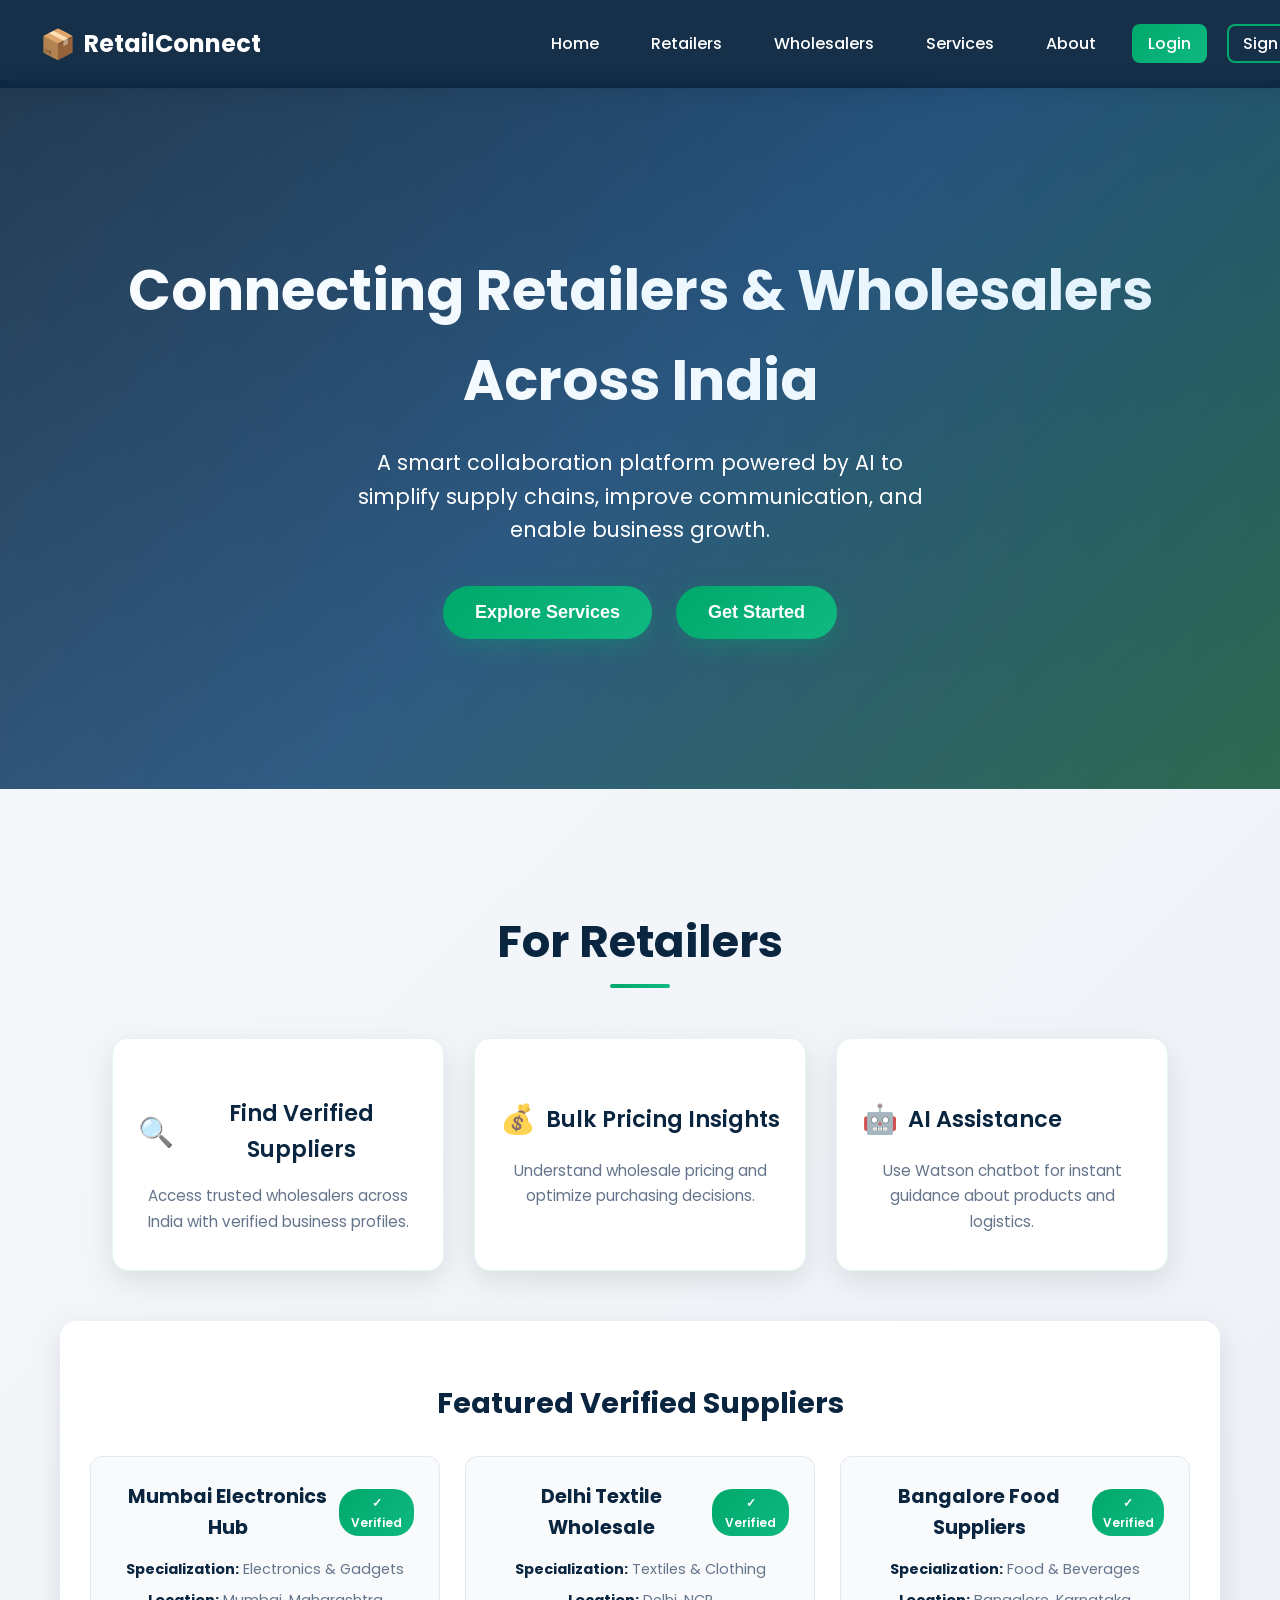
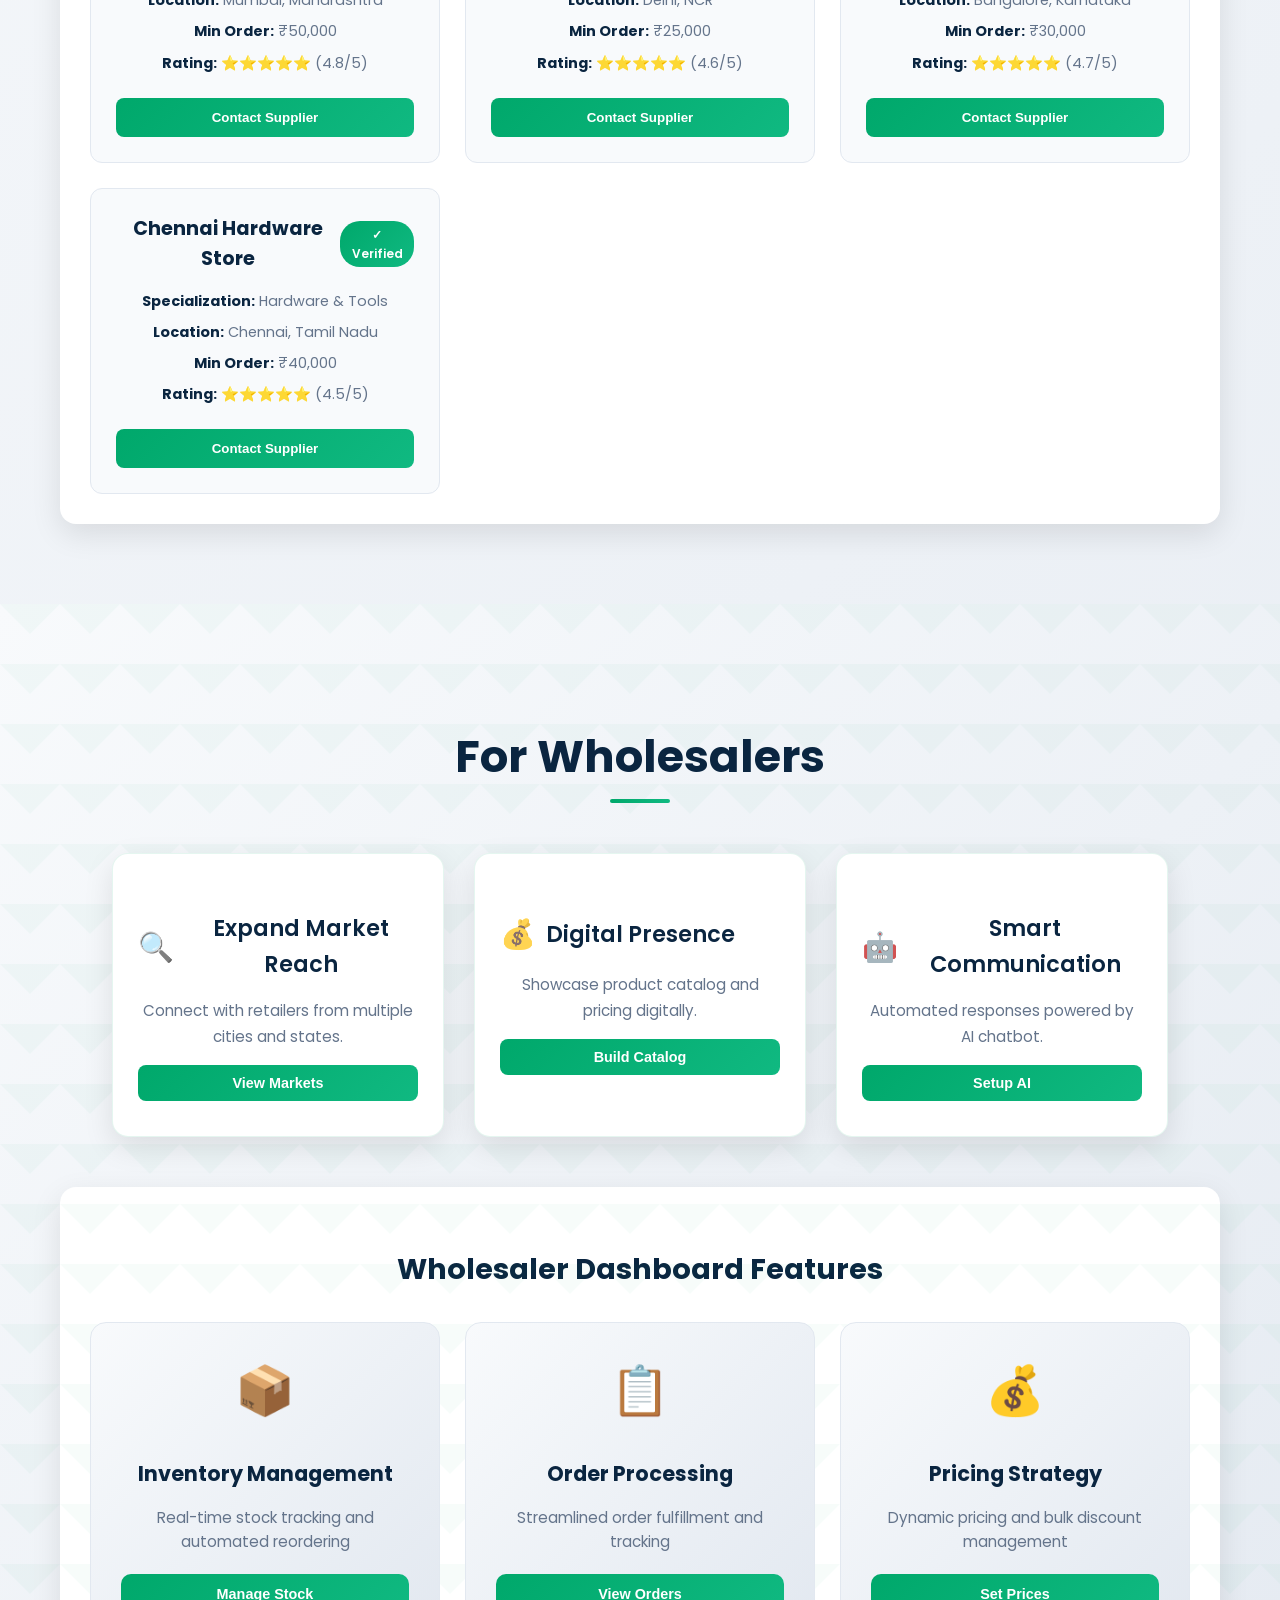
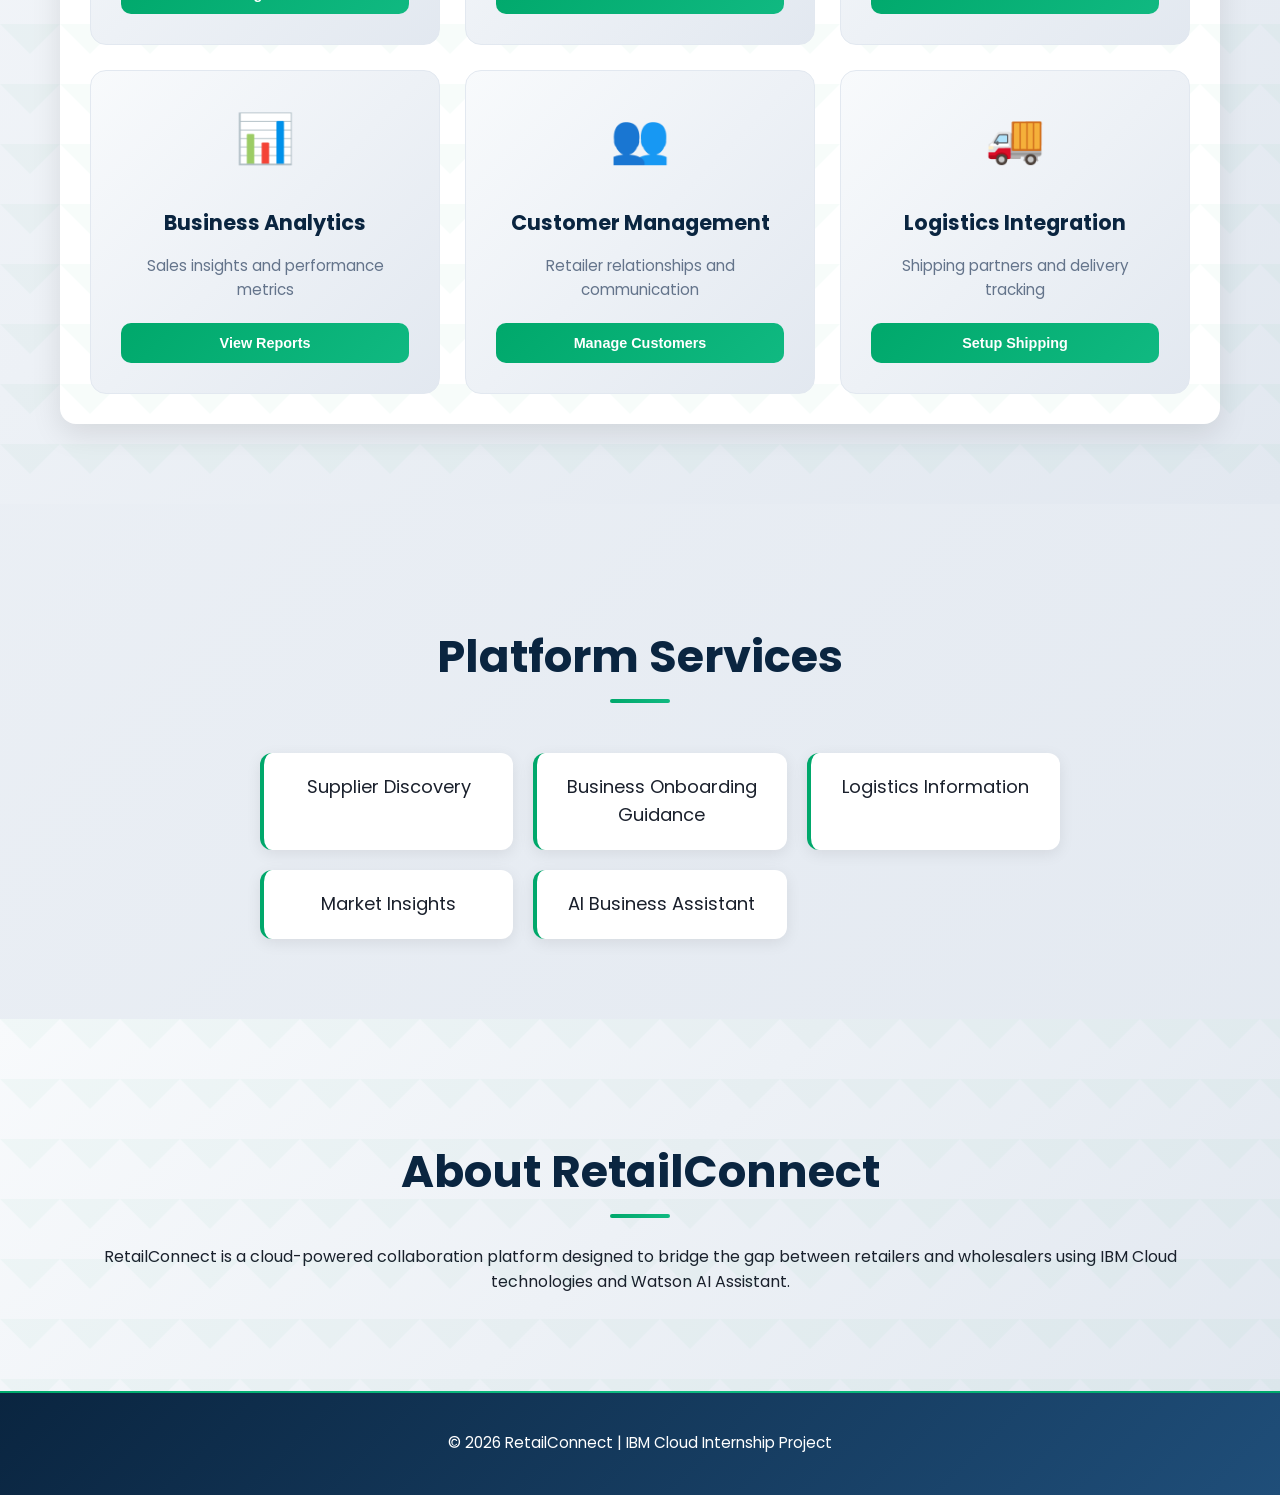
<file: ibm project/index.html>
<!DOCTYPE html>
<html lang="en">
<head>
    <meta charset="UTF-8">
    <meta name="viewport" content="width=device-width, initial-scale=1.0">
    <meta name="description" content="RetailConnect – an AI‑powered platform connecting retailers and wholesalers across India to simplify supply chains and grow businesses.">
    <title>RetailConnect</title>

    <!-- Google Font -->
    <link href="https://fonts.googleapis.com/css2?family=Poppins:wght@300;400;600;700&display=swap" rel="stylesheet">
    <!-- favicon placeholder -->
    <link rel="icon" href="favicon.ico">
    <link rel="stylesheet" href="style.css">
</head>

<body>

<!-- NAVBAR -->
<header>
    <nav class="navbar">
        <a href="#home" class="logo">RetailConnect</a>
        <div class="menu-toggle" id="mobile-menu" aria-label="Toggle menu" aria-expanded="false">
            <span class="bar"></span>
            <span class="bar"></span>
            <span class="bar"></span>
        </div>
        <ul class="nav-links">
            <li><a href="#home">Home</a></li>
            <li><a href="#retailers">Retailers</a></li>
            <li><a href="#wholesalers">Wholesalers</a></li>
            <li><a href="#services">Services</a></li>
            <li><a href="#about">About</a></li>
            <li><a href="login.html" class="nav-cta">Login</a></li>
            <li><a href="signup.html" class="nav-cta-secondary">Sign Up</a></li>
        </ul>
    </nav>
</header>

<!-- HERO SECTION -->
<main>
<section id="home" class="hero">
    <div class="container">
        <h2>Connecting Retailers & Wholesalers Across India</h2>
        <p>
            A smart collaboration platform powered by AI to simplify supply chains,
            improve communication, and enable business growth.
        </p>

        <button onclick="scrollToServices()" class="hero-btn">Explore Services</button>
        <button onclick="goToSignup()" class="hero-btn-secondary">Get Started</button>
    </div>
</section>

<!-- RETAILERS -->
<section id="retailers" class="section">
    <div class="container">
        <h2>For Retailers</h2>

        <div class="card-container">
            <div class="card" onclick="showSuppliers()">
                <h3>Find Verified Suppliers</h3>
                <p>Access trusted wholesalers across India with verified business profiles.</p>
            </div>

            <div class="card" onclick="showPricing()">
                <h3>Bulk Pricing Insights</h3>
                <p>Understand wholesale pricing and optimize purchasing decisions.</p>
            </div>

            <div class="card" onclick="showAIAssistant()">
                <h3>AI Assistance</h3>
                <p>Use Watson chatbot for instant guidance about products and logistics.</p>
            </div>
        </div>
        
        <div class="supplier-list-container">
            <h3>Featured Verified Suppliers</h3>
            <div class="supplier-grid">
                <div class="supplier-card">
                    <div class="supplier-header">
                        <h4>Mumbai Electronics Hub</h4>
                        <span class="verified-badge">✓ Verified</span>
                    </div>
                    <div class="supplier-details">
                        <p><strong>Specialization:</strong> Electronics & Gadgets</p>
                        <p><strong>Location:</strong> Mumbai, Maharashtra</p>
                        <p><strong>Min Order:</strong> ₹50,000</p>
                        <p><strong>Rating:</strong> ⭐⭐⭐⭐⭐ (4.8/5)</p>
                    </div>
                    <button class="contact-btn" onclick="contactSupplier('Mumbai Electronics Hub')">Contact Supplier</button>
                </div>
                
                <div class="supplier-card">
                    <div class="supplier-header">
                        <h4>Delhi Textile Wholesale</h4>
                        <span class="verified-badge">✓ Verified</span>
                    </div>
                    <div class="supplier-details">
                        <p><strong>Specialization:</strong> Textiles & Clothing</p>
                        <p><strong>Location:</strong> Delhi, NCR</p>
                        <p><strong>Min Order:</strong> ₹25,000</p>
                        <p><strong>Rating:</strong> ⭐⭐⭐⭐⭐ (4.6/5)</p>
                    </div>
                    <button class="contact-btn" onclick="contactSupplier('Delhi Textile Wholesale')">Contact Supplier</button>
                </div>
                
                <div class="supplier-card">
                    <div class="supplier-header">
                        <h4>Bangalore Food Suppliers</h4>
                        <span class="verified-badge">✓ Verified</span>
                    </div>
                    <div class="supplier-details">
                        <p><strong>Specialization:</strong> Food & Beverages</p>
                        <p><strong>Location:</strong> Bangalore, Karnataka</p>
                        <p><strong>Min Order:</strong> ₹30,000</p>
                        <p><strong>Rating:</strong> ⭐⭐⭐⭐⭐ (4.7/5)</p>
                    </div>
                    <button class="contact-btn" onclick="contactSupplier('Bangalore Food Suppliers')">Contact Supplier</button>
                </div>
                
                <div class="supplier-card">
                    <div class="supplier-header">
                        <h4>Chennai Hardware Store</h4>
                        <span class="verified-badge">✓ Verified</span>
                    </div>
                    <div class="supplier-details">
                        <p><strong>Specialization:</strong> Hardware & Tools</p>
                        <p><strong>Location:</strong> Chennai, Tamil Nadu</p>
                        <p><strong>Min Order:</strong> ₹40,000</p>
                        <p><strong>Rating:</strong> ⭐⭐⭐⭐⭐ (4.5/5)</p>
                    </div>
                    <button class="contact-btn" onclick="contactSupplier('Chennai Hardware Store')">Contact Supplier</button>
                </div>
            </div>
        </div>
    </div>
</section>

<!-- WHOLESALERS -->
<section id="wholesalers" class="section light">
    <div class="container">
        <h2>For Wholesalers</h2>

        <div class="card-container">
            <div class="card" onclick="showMarketReach()">
                <h3>Expand Market Reach</h3>
                <p>Connect with retailers from multiple cities and states.</p>
                <button class="card-btn">View Markets</button>
            </div>

            <div class="card" onclick="showDigitalPresence()">
                <h3>Digital Presence</h3>
                <p>Showcase product catalog and pricing digitally.</p>
                <button class="card-btn">Build Catalog</button>
            </div>

            <div class="card" onclick="showSmartCommunication()">
                <h3>Smart Communication</h3>
                <p>Automated responses powered by AI chatbot.</p>
                <button class="card-btn">Setup AI</button>
            </div>
        </div>
        
        <div class="wholesaler-features">
            <h3>Wholesaler Dashboard Features</h3>
            <div class="feature-grid">
                <div class="feature-card" onclick="showInventoryManagement()">
                    <div class="feature-icon">📦</div>
                    <h4>Inventory Management</h4>
                    <p>Real-time stock tracking and automated reordering</p>
                    <button class="feature-btn">Manage Stock</button>
                </div>
                
                <div class="feature-card" onclick="showOrderProcessing()">
                    <div class="feature-icon">📋</div>
                    <h4>Order Processing</h4>
                    <p>Streamlined order fulfillment and tracking</p>
                    <button class="feature-btn">View Orders</button>
                </div>
                
                <div class="feature-card" onclick="showPricingStrategy()">
                    <div class="feature-icon">💰</div>
                    <h4>Pricing Strategy</h4>
                    <p>Dynamic pricing and bulk discount management</p>
                    <button class="feature-btn">Set Prices</button>
                </div>
                
                <div class="feature-card" onclick="showAnalytics()">
                    <div class="feature-icon">📊</div>
                    <h4>Business Analytics</h4>
                    <p>Sales insights and performance metrics</p>
                    <button class="feature-btn">View Reports</button>
                </div>
                
                <div class="feature-card" onclick="showCustomerManagement()">
                    <div class="feature-icon">👥</div>
                    <h4>Customer Management</h4>
                    <p>Retailer relationships and communication</p>
                    <button class="feature-btn">Manage Customers</button>
                </div>
                
                <div class="feature-card" onclick="showLogisticsIntegration()">
                    <div class="feature-icon">🚚</div>
                    <h4>Logistics Integration</h4>
                    <p>Shipping partners and delivery tracking</p>
                    <button class="feature-btn">Setup Shipping</button>
                </div>
            </div>
        </div>
    </div>
</section>

<!-- SERVICES -->
<section id="services" class="section">
    <div class="container">
        <h2>Platform Services</h2>

        <ul class="services-list">
            <li onclick="showServiceDetail('Supplier Discovery')">Supplier Discovery</li>
            <li onclick="showServiceDetail('Business Onboarding Guidance')">Business Onboarding Guidance</li>
            <li onclick="showServiceDetail('Logistics Information')">Logistics Information</li>
            <li onclick="showServiceDetail('Market Insights')">Market Insights</li>
            <li onclick="showServiceDetail('AI Business Assistant')">AI Business Assistant</li>
        </ul>
    </div>
</section>

<!-- ABOUT -->
<section id="about" class="section light">
    <div class="container">
        <h2>About RetailConnect</h2>

        <p>
            RetailConnect is a cloud-powered collaboration platform designed
            to bridge the gap between retailers and wholesalers using IBM Cloud
            technologies and Watson AI Assistant.
        </p>
    </div>
</section>

<!-- FOOTER -->
    </main>
<footer>
    <div class="container">
        <p>© 2026 RetailConnect | IBM Cloud Internship Project</p>
    </div>
</footer>

<script src="script.js"></script>
<script>
  window.watsonAssistantChatOptions = {
    integrationID: "73672d4a-dfb5-46cd-b0bd-f7adc2494a84", // The ID of this integration.
    region: "au-syd", // The region your integration is hosted in.
    serviceInstanceID: "f08b0b8e-72af-415f-a666-ca21dba3564f", // The ID of your service instance.
    onLoad: async (instance) => { await instance.render(); }
  };
  setTimeout(function(){
    const t=document.createElement('script');
    t.src="https://web-chat.global.assistant.watson.appdomain.cloud/versions/" + (window.watsonAssistantChatOptions.clientVersion || 'latest') + "/WatsonAssistantChatEntry.js";
    document.head.appendChild(t);
  });
</script>
</body>
</html>
</file>
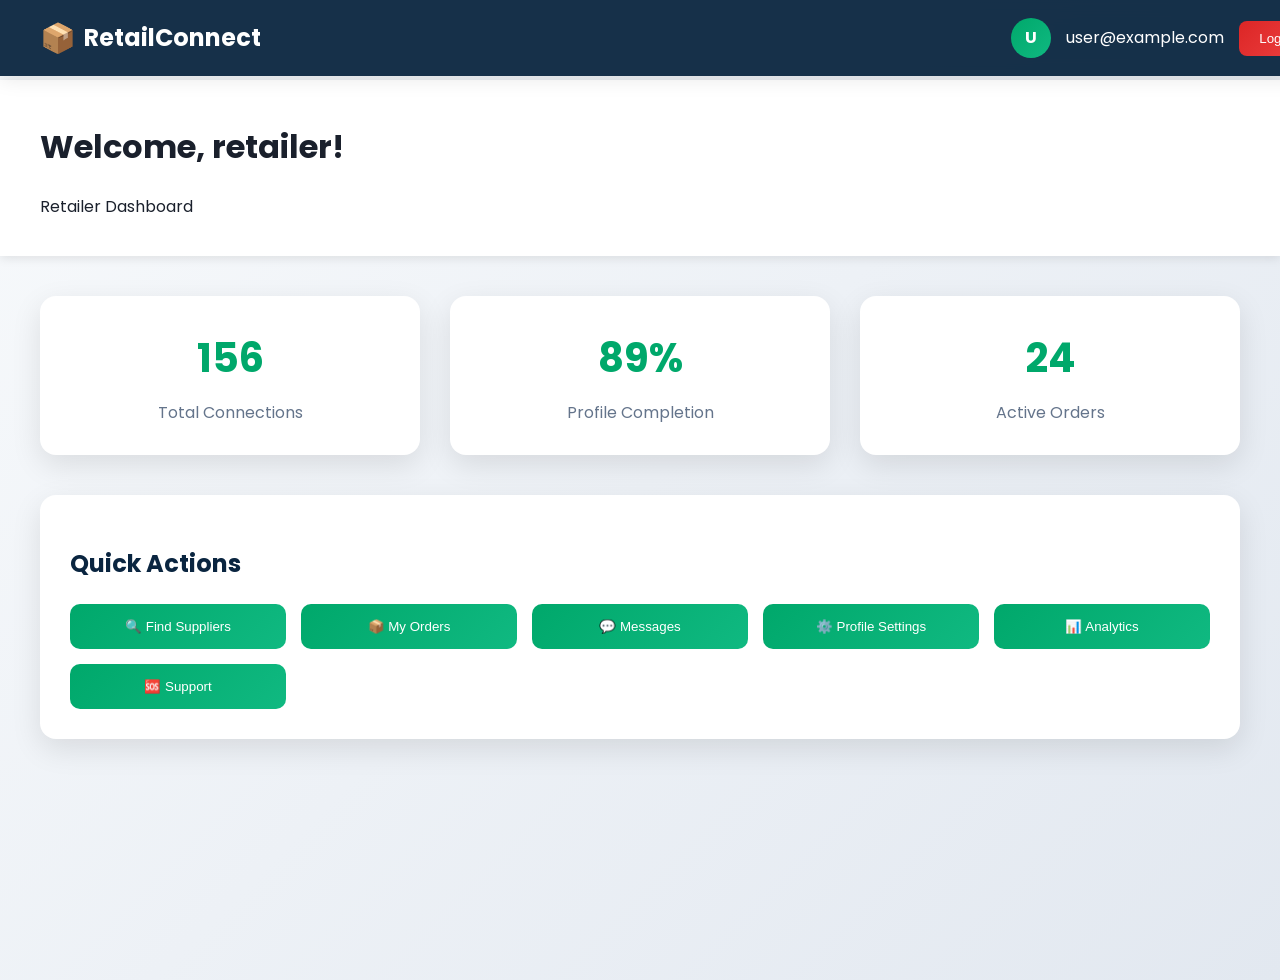
<file: ibm project/dashboard.html>
<!DOCTYPE html>
<html lang="en">
<head>
    <meta charset="UTF-8">
    <meta name="viewport" content="width=device-width, initial-scale=1.0">
    <title>Dashboard - RetailConnect</title>
    <link href="https://fonts.googleapis.com/css2?family=Poppins:wght@300;400;600;700&display=swap" rel="stylesheet">
    <link rel="stylesheet" href="style.css">
    <style>
        .dashboard-container {
            min-height: 100vh;
            background: linear-gradient(135deg, #f8fafc 0%, #e2e8f0 100%);
            padding-top: 80px;
        }
        
        .dashboard-header {
            background: white;
            padding: 20px 40px;
            box-shadow: 0 2px 10px rgba(0,0,0,0.1);
            display: flex;
            justify-content: space-between;
            align-items: center;
        }
        
        .user-info {
            display: flex;
            align-items: center;
            gap: 15px;
        }
        
        .user-avatar {
            width: 40px;
            height: 40px;
            border-radius: 50%;
            background: linear-gradient(135deg, #00A86B, #10b981);
            display: flex;
            align-items: center;
            justify-content: center;
            color: white;
            font-weight: bold;
        }
        
        .dashboard-content {
            padding: 40px;
            max-width: 1200px;
            margin: 0 auto;
        }
        
        .dashboard-grid {
            display: grid;
            grid-template-columns: repeat(auto-fit, minmax(300px, 1fr));
            gap: 30px;
            margin-bottom: 40px;
        }
        
        .stat-card {
            background: white;
            padding: 30px;
            border-radius: 16px;
            box-shadow: 0 10px 30px rgba(0,0,0,0.1);
            text-align: center;
            transition: transform 0.3s ease;
        }
        
        .stat-card:hover {
            transform: translateY(-5px);
        }
        
        .stat-number {
            font-size: 2.5rem;
            font-weight: 700;
            color: #00A86B;
            margin-bottom: 10px;
        }
        
        .stat-label {
            color: #64748b;
            font-size: 1rem;
        }
        
        .quick-actions {
            background: white;
            padding: 30px;
            border-radius: 16px;
            box-shadow: 0 10px 30px rgba(0,0,0,0.1);
        }
        
        .quick-actions h2 {
            color: #0A2540;
            margin-bottom: 20px;
        }
        
        .action-buttons {
            display: grid;
            grid-template-columns: repeat(auto-fit, minmax(200px, 1fr));
            gap: 15px;
        }
        
        .action-btn {
            padding: 15px 20px;
            background: linear-gradient(135deg, #00A86B, #10b981);
            color: white;
            border: none;
            border-radius: 10px;
            cursor: pointer;
            font-weight: 500;
            transition: all 0.3s ease;
        }
        
        .action-btn:hover {
            transform: translateY(-2px);
            box-shadow: 0 8px 25px rgba(0, 168, 107, 0.3);
        }
        
        .logout-btn {
            background: linear-gradient(135deg, #dc2626, #ef4444);
            padding: 10px 20px;
            color: white;
            border: none;
            border-radius: 8px;
            cursor: pointer;
            font-weight: 500;
            transition: all 0.3s ease;
        }
        
        .logout-btn:hover {
            transform: translateY(-2px);
            box-shadow: 0 8px 25px rgba(220, 38, 38, 0.3);
        }
    </style>
</head>
<body>
    <!-- NAVBAR -->
    <header>
        <nav class="navbar">
            <a href="index.html" class="logo">RetailConnect</a>
            <div class="user-info">
                <div class="user-avatar" id="userAvatar">U</div>
                <span id="userEmail">user@example.com</span>
                <button class="logout-btn" onclick="logout()">Logout</button>
            </div>
        </nav>
    </header>

    <div class="dashboard-container">
        <div class="dashboard-header">
            <div>
                <h1 id="welcomeMessage">Welcome to Dashboard</h1>
                <p id="userTypeDisplay">Retailer Dashboard</p>
            </div>
        </div>
        
        <div class="dashboard-content">
            <div class="dashboard-grid">
                <div class="stat-card">
                    <div class="stat-number">156</div>
                    <div class="stat-label">Total Connections</div>
                </div>
                <div class="stat-card">
                    <div class="stat-number">89%</div>
                    <div class="stat-label">Profile Completion</div>
                </div>
                <div class="stat-card">
                    <div class="stat-number">24</div>
                    <div class="stat-label">Active Orders</div>
                </div>
            </div>
            
            <div class="quick-actions">
                <h2>Quick Actions</h2>
                <div class="action-buttons">
                    <button class="action-btn" onclick="showSuppliers()">🔍 Find Suppliers</button>
                    <button class="action-btn" onclick="showOrders()">📦 My Orders</button>
                    <button class="action-btn" onclick="showMessages()">💬 Messages</button>
                    <button class="action-btn" onclick="showProfile()">⚙️ Profile Settings</button>
                    <button class="action-btn" onclick="showAnalytics()">📊 Analytics</button>
                    <button class="action-btn" onclick="showSupport()">🆘 Support</button>
                </div>
            </div>
        </div>
    </div>

    <script>
        // Load user data from session
        function loadUserData() {
            const userType = sessionStorage.getItem('userType') || 'retailer';
            const userEmail = sessionStorage.getItem('userEmail') || 'user@example.com';
            const userData = localStorage.getItem('userData');
            
            document.getElementById('userEmail').textContent = userEmail;
            document.getElementById('userTypeDisplay').textContent = `${userType.charAt(0).toUpperCase() + userType.slice(1)} Dashboard`;
            document.getElementById('welcomeMessage').textContent = `Welcome, ${userType}!`;
            
            // Set avatar initial
            const initial = userEmail.charAt(0).toUpperCase();
            document.getElementById('userAvatar').textContent = initial;
        }
        
        function logout() {
            sessionStorage.clear();
            alert('Logged out successfully!');
            window.location.href = 'index.html';
        }
        
        // Quick action handlers
        function showSuppliers() {
            alert('Supplier directory:\n\n1. Mumbai Electronics Wholesale\n2. Delhi Textile Hub\n3. Bangalore Food Suppliers\n4. Chennai Hardware Store\n5. Kolkata Fashion Wholesale\n\nContact suppliers directly through our platform!');
        }
        
        function showOrders() {
            alert('Active Orders:\n\n• Order #1234 - Electronics (Pending)\n• Order #1235 - Clothing (Shipped)\n• Order #1236 - Food Items (Processing)\n• Order #1237 - Hardware (Delivered)');
        }
        
        function showMessages() {
            alert('Messages:\n\n📩 New message from Mumbai Electronics\n📩 Order confirmation from Delhi Textile\n📩 Price update from Bangalore Food\n\n3 unread messages');
        }
        
        function showProfile() {
            alert('Profile Settings:\n\n• Business Information: Complete\n• Contact Details: Complete\n• Payment Methods: Complete\n• Shipping Preferences: Pending\n\nProfile completion: 89%');
        }
        
        function showAnalytics() {
            alert('Business Analytics:\n\n📈 This Month:\n• Total Orders: 45\n• Revenue: ₹2,45,000\n• Growth: +12%\n• Top Category: Electronics\n\n📊 Year to Date:\n• Total Revenue: ₹18,50,000\n• Active Suppliers: 23\n• Customer Satisfaction: 4.8/5');
        }
        
        function showSupport() {
            alert('Support Center:\n\n📞 Helpline: 1800-123-4567\n📧 Email: support@retailconnect.com\n💬 Live Chat: Available 24/7\n\nCommon Issues:\n• Order tracking\n• Payment problems\n• Supplier verification\n• Platform usage');
        }
        
        // Load data on page load
        document.addEventListener('DOMContentLoaded', loadUserData);
    </script>
</body>
</html>
</file>
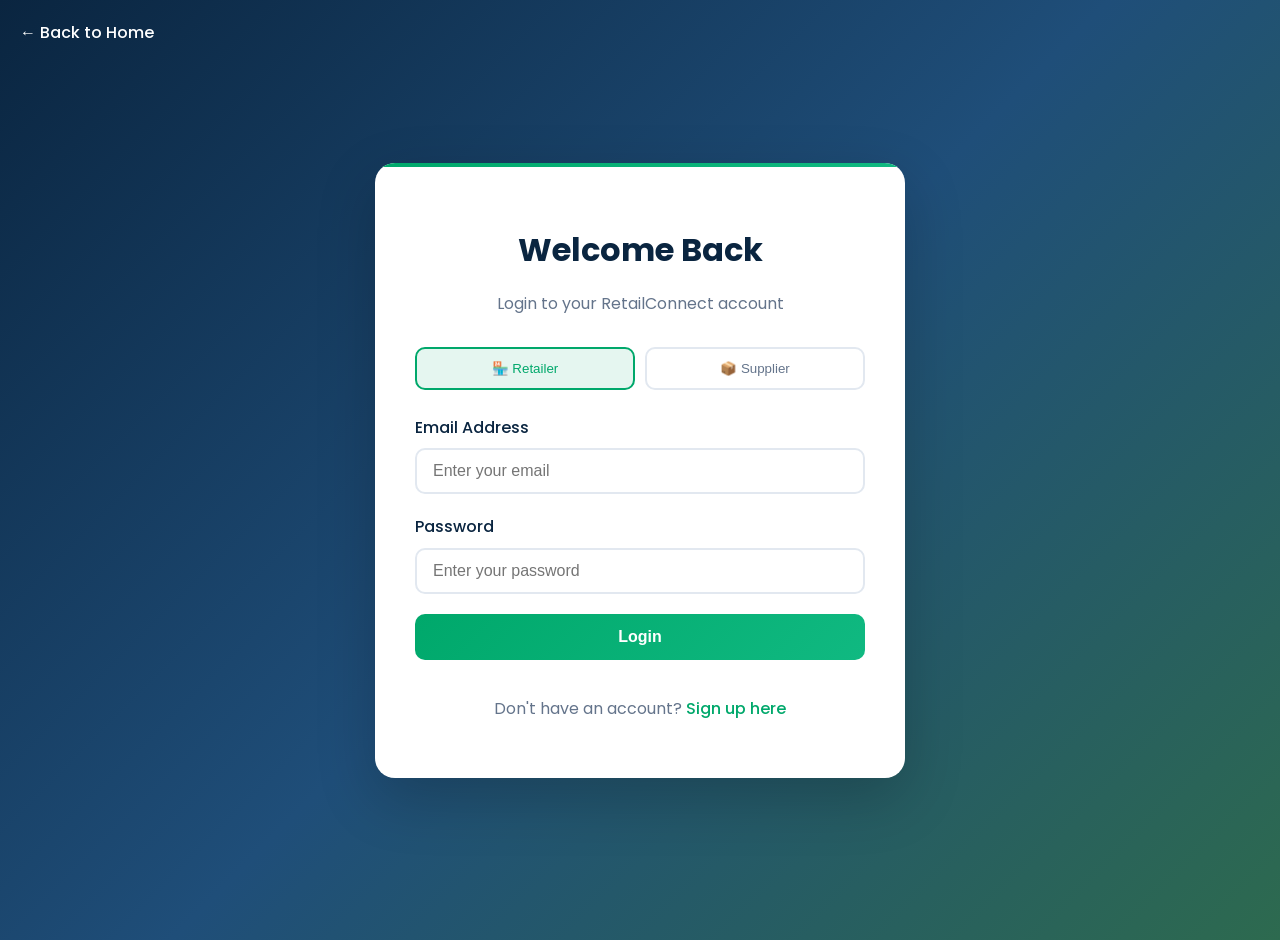
<file: ibm project/login.html>
<!DOCTYPE html>
<html lang="en">
<head>
    <meta charset="UTF-8">
    <meta name="viewport" content="width=device-width, initial-scale=1.0">
    <title>Login - RetailConnect</title>
    <link href="https://fonts.googleapis.com/css2?family=Poppins:wght@300;400;600;700&display=swap" rel="stylesheet">
    <link rel="stylesheet" href="style.css">
    <style>
        .auth-container {
            min-height: 100vh;
            display: flex;
            align-items: center;
            justify-content: center;
            background: linear-gradient(135deg, #0A2540 0%, #1f4e79 50%, #2d6a4f 100%);
            padding: 20px;
        }
        
        .auth-card {
            background: white;
            padding: 40px;
            border-radius: 20px;
            box-shadow: 0 20px 60px rgba(0,0,0,0.2);
            width: 100%;
            max-width: 450px;
            position: relative;
            overflow: hidden;
        }
        
        .auth-card::before {
            content: '';
            position: absolute;
            top: 0;
            left: 0;
            right: 0;
            height: 4px;
            background: linear-gradient(90deg, #00A86B, #10b981);
        }
        
        .auth-header {
            text-align: center;
            margin-bottom: 30px;
        }
        
        .auth-header h1 {
            color: #0A2540;
            font-size: 2rem;
            margin-bottom: 10px;
        }
        
        .auth-header p {
            color: #64748b;
            font-size: 1rem;
        }
        
        .user-type-selector {
            display: flex;
            gap: 10px;
            margin-bottom: 25px;
        }
        
        .user-type-btn {
            flex: 1;
            padding: 12px;
            border: 2px solid #e2e8f0;
            background: white;
            border-radius: 10px;
            cursor: pointer;
            transition: all 0.3s ease;
            font-weight: 500;
            color: #64748b;
        }
        
        .user-type-btn.active {
            border-color: #00A86B;
            background: rgba(0, 168, 107, 0.1);
            color: #00A86B;
        }
        
        .form-group {
            margin-bottom: 20px;
        }
        
        .form-group label {
            display: block;
            margin-bottom: 8px;
            color: #0A2540;
            font-weight: 500;
        }
        
        .form-group input {
            width: 100%;
            padding: 12px 16px;
            border: 2px solid #e2e8f0;
            border-radius: 10px;
            font-size: 16px;
            transition: all 0.3s ease;
            box-sizing: border-box;
        }
        
        .form-group input:focus {
            outline: none;
            border-color: #00A86B;
            box-shadow: 0 0 0 3px rgba(0, 168, 107, 0.1);
        }
        
        .auth-btn {
            width: 100%;
            padding: 14px;
            background: linear-gradient(135deg, #00A86B, #10b981);
            color: white;
            border: none;
            border-radius: 10px;
            font-size: 16px;
            font-weight: 600;
            cursor: pointer;
            transition: all 0.3s ease;
            margin-bottom: 20px;
        }
        
        .auth-btn:hover {
            transform: translateY(-2px);
            box-shadow: 0 8px 25px rgba(0, 168, 107, 0.3);
        }
        
        .auth-footer {
            text-align: center;
            color: #64748b;
        }
        
        .auth-footer a {
            color: #00A86B;
            text-decoration: none;
            font-weight: 500;
        }
        
        .auth-footer a:hover {
            text-decoration: underline;
        }
        
        .back-home {
            position: absolute;
            top: 20px;
            left: 20px;
            color: white;
            text-decoration: none;
            display: flex;
            align-items: center;
            gap: 8px;
            font-weight: 500;
            transition: all 0.3s ease;
        }
        
        .back-home:hover {
            transform: translateX(-5px);
        }
    </style>
</head>
<body>
    <div class="auth-container">
        <a href="index.html" class="back-home">← Back to Home</a>
        
        <div class="auth-card">
            <div class="auth-header">
                <h1>Welcome Back</h1>
                <p>Login to your RetailConnect account</p>
            </div>
            
            <div class="user-type-selector">
                <button class="user-type-btn active" onclick="selectUserType('retailer')">🏪 Retailer</button>
                <button class="user-type-btn" onclick="selectUserType('supplier')">📦 Supplier</button>
            </div>
            
            <form id="loginForm" onsubmit="handleLogin(event)">
                <div class="form-group">
                    <label for="email">Email Address</label>
                    <input type="email" id="email" name="email" required placeholder="Enter your email">
                </div>
                
                <div class="form-group">
                    <label for="password">Password</label>
                    <input type="password" id="password" name="password" required placeholder="Enter your password">
                </div>
                
                <button type="submit" class="auth-btn">Login</button>
            </form>
            
            <div class="auth-footer">
                <p>Don't have an account? <a href="signup.html">Sign up here</a></p>
            </div>
        </div>
    </div>
    
    <script>
        let selectedUserType = 'retailer';
        
        function selectUserType(type) {
            selectedUserType = type;
            document.querySelectorAll('.user-type-btn').forEach(btn => {
                btn.classList.remove('active');
            });
            event.target.classList.add('active');
        }
        
        function handleLogin(event) {
            event.preventDefault();
            
            const email = document.getElementById('email').value;
            const password = document.getElementById('password').value;
            
            // Dummy login logic
            if (email && password) {
                // Store user info in session
                sessionStorage.setItem('userType', selectedUserType);
                sessionStorage.setItem('userEmail', email);
                sessionStorage.setItem('isLoggedIn', 'true');
                
                // Show success message
                alert(`Welcome back! Logged in as ${selectedUserType}`);
                
                // Redirect to dashboard
                window.location.href = 'dashboard.html';
            }
        }
    </script>
</body>
</html>
</file>
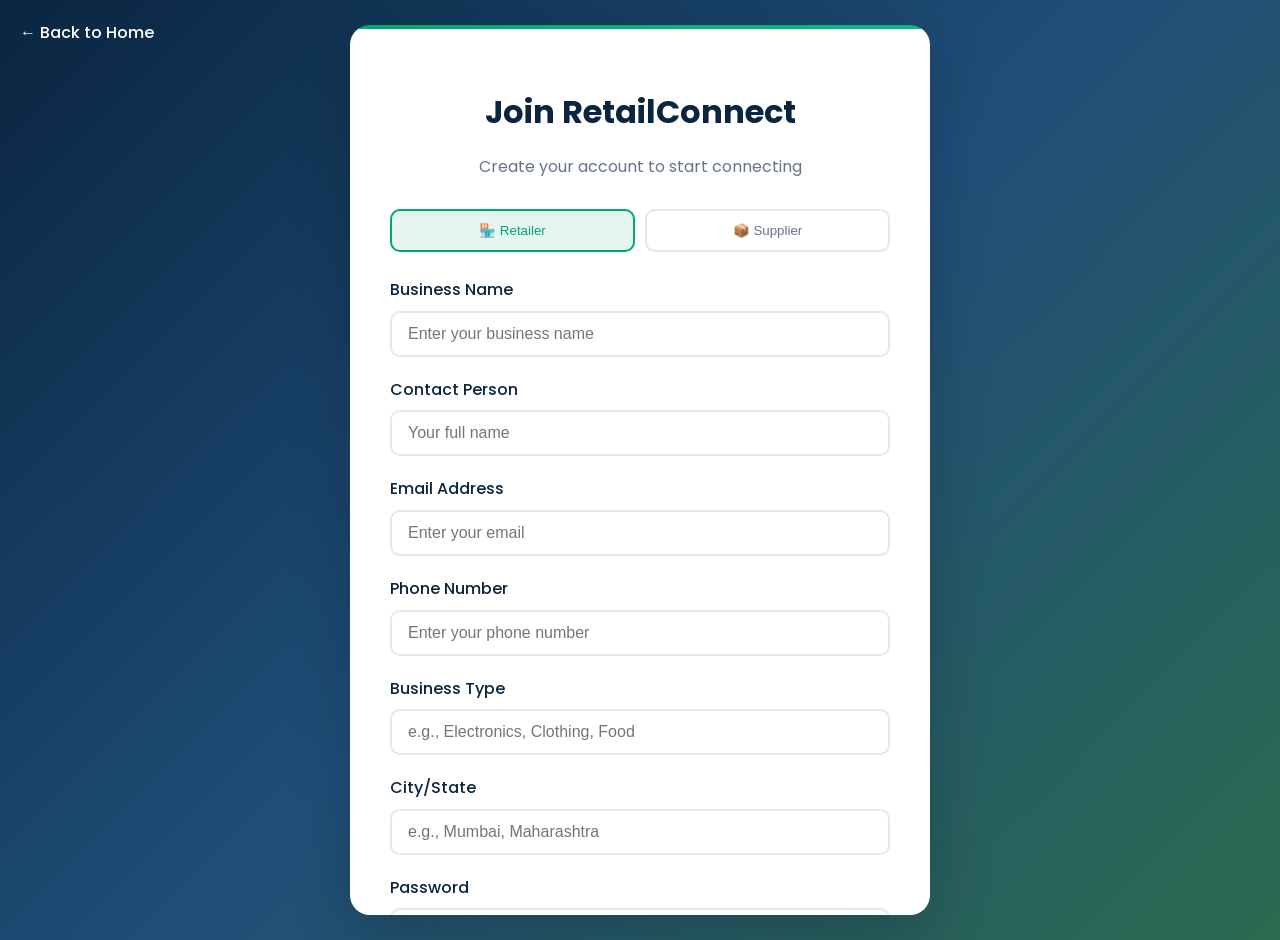
<file: ibm project/signup.html>
<!DOCTYPE html>
<html lang="en">
<head>
    <meta charset="UTF-8">
    <meta name="viewport" content="width=device-width, initial-scale=1.0">
    <title>Sign Up - RetailConnect</title>
    <link href="https://fonts.googleapis.com/css2?family=Poppins:wght@300;400;600;700&display=swap" rel="stylesheet">
    <link rel="stylesheet" href="style.css">
    <style>
        .auth-container {
            min-height: 100vh;
            display: flex;
            align-items: center;
            justify-content: center;
            background: linear-gradient(135deg, #0A2540 0%, #1f4e79 50%, #2d6a4f 100%);
            padding: 20px;
        }
        
        .auth-card {
            background: white;
            padding: 40px;
            border-radius: 20px;
            box-shadow: 0 20px 60px rgba(0,0,0,0.2);
            width: 100%;
            max-width: 500px;
            position: relative;
            overflow: hidden;
            max-height: 90vh;
            overflow-y: auto;
        }
        
        .auth-card::before {
            content: '';
            position: absolute;
            top: 0;
            left: 0;
            right: 0;
            height: 4px;
            background: linear-gradient(90deg, #00A86B, #10b981);
        }
        
        .auth-header {
            text-align: center;
            margin-bottom: 30px;
        }
        
        .auth-header h1 {
            color: #0A2540;
            font-size: 2rem;
            margin-bottom: 10px;
        }
        
        .auth-header p {
            color: #64748b;
            font-size: 1rem;
        }
        
        .user-type-selector {
            display: flex;
            gap: 10px;
            margin-bottom: 25px;
        }
        
        .user-type-btn {
            flex: 1;
            padding: 12px;
            border: 2px solid #e2e8f0;
            background: white;
            border-radius: 10px;
            cursor: pointer;
            transition: all 0.3s ease;
            font-weight: 500;
            color: #64748b;
        }
        
        .user-type-btn.active {
            border-color: #00A86B;
            background: rgba(0, 168, 107, 0.1);
            color: #00A86B;
        }
        
        .form-group {
            margin-bottom: 20px;
        }
        
        .form-group label {
            display: block;
            margin-bottom: 8px;
            color: #0A2540;
            font-weight: 500;
        }
        
        .form-group input {
            width: 100%;
            padding: 12px 16px;
            border: 2px solid #e2e8f0;
            border-radius: 10px;
            font-size: 16px;
            transition: all 0.3s ease;
            box-sizing: border-box;
        }
        
        .form-group input:focus {
            outline: none;
            border-color: #00A86B;
            box-shadow: 0 0 0 3px rgba(0, 168, 107, 0.1);
        }
        
        .auth-btn {
            width: 100%;
            padding: 14px;
            background: linear-gradient(135deg, #00A86B, #10b981);
            color: white;
            border: none;
            border-radius: 10px;
            font-size: 16px;
            font-weight: 600;
            cursor: pointer;
            transition: all 0.3s ease;
            margin-bottom: 20px;
        }
        
        .auth-btn:hover {
            transform: translateY(-2px);
            box-shadow: 0 8px 25px rgba(0, 168, 107, 0.3);
        }
        
        .auth-footer {
            text-align: center;
            color: #64748b;
        }
        
        .auth-footer a {
            color: #00A86B;
            text-decoration: none;
            font-weight: 500;
        }
        
        .auth-footer a:hover {
            text-decoration: underline;
        }
        
        .back-home {
            position: absolute;
            top: 20px;
            left: 20px;
            color: white;
            text-decoration: none;
            display: flex;
            align-items: center;
            gap: 8px;
            font-weight: 500;
            transition: all 0.3s ease;
        }
        
        .back-home:hover {
            transform: translateX(-5px);
        }
    </style>
</head>
<body>
    <div class="auth-container">
        <a href="index.html" class="back-home">← Back to Home</a>
        
        <div class="auth-card">
            <div class="auth-header">
                <h1>Join RetailConnect</h1>
                <p>Create your account to start connecting</p>
            </div>
            
            <div class="user-type-selector">
                <button class="user-type-btn active" onclick="selectUserType('retailer')">🏪 Retailer</button>
                <button class="user-type-btn" onclick="selectUserType('supplier')">📦 Supplier</button>
            </div>
            
            <form id="signupForm" onsubmit="handleSignup(event)">
                <div class="form-group">
                    <label for="businessName">Business Name</label>
                    <input type="text" id="businessName" name="businessName" required placeholder="Enter your business name">
                </div>
                
                <div class="form-group">
                    <label for="contactPerson">Contact Person</label>
                    <input type="text" id="contactPerson" name="contactPerson" required placeholder="Your full name">
                </div>
                
                <div class="form-group">
                    <label for="email">Email Address</label>
                    <input type="email" id="email" name="email" required placeholder="Enter your email">
                </div>
                
                <div class="form-group">
                    <label for="phone">Phone Number</label>
                    <input type="tel" id="phone" name="phone" required placeholder="Enter your phone number">
                </div>
                
                <div class="form-group">
                    <label for="businessType">Business Type</label>
                    <input type="text" id="businessType" name="businessType" required placeholder="e.g., Electronics, Clothing, Food">
                </div>
                
                <div class="form-group">
                    <label for="location">City/State</label>
                    <input type="text" id="location" name="location" required placeholder="e.g., Mumbai, Maharashtra">
                </div>
                
                <div class="form-group">
                    <label for="password">Password</label>
                    <input type="password" id="password" name="password" required placeholder="Create a password">
                </div>
                
                <div class="form-group">
                    <label for="confirmPassword">Confirm Password</label>
                    <input type="password" id="confirmPassword" name="confirmPassword" required placeholder="Confirm your password">
                </div>
                
                <button type="submit" class="auth-btn">Create Account</button>
            </form>
            
            <div class="auth-footer">
                <p>Already have an account? <a href="login.html">Login here</a></p>
            </div>
        </div>
    </div>
    
    <script>
        let selectedUserType = 'retailer';
        
        function selectUserType(type) {
            selectedUserType = type;
            document.querySelectorAll('.user-type-btn').forEach(btn => {
                btn.classList.remove('active');
            });
            event.target.classList.add('active');
        }
        
        function handleSignup(event) {
            event.preventDefault();
            
            const password = document.getElementById('password').value;
            const confirmPassword = document.getElementById('confirmPassword').value;
            
            if (password !== confirmPassword) {
                alert('Passwords do not match!');
                return;
            }
            
            // Get form data
            const formData = {
                userType: selectedUserType,
                businessName: document.getElementById('businessName').value,
                contactPerson: document.getElementById('contactPerson').value,
                email: document.getElementById('email').value,
                phone: document.getElementById('phone').value,
                businessType: document.getElementById('businessType').value,
                location: document.getElementById('location').value,
                password: password
            };
            
            // Store user data
            localStorage.setItem('userData', JSON.stringify(formData));
            sessionStorage.setItem('userType', selectedUserType);
            sessionStorage.setItem('userEmail', formData.email);
            sessionStorage.setItem('isLoggedIn', 'true');
            
            // Show success message
            alert(`Account created successfully! Welcome to RetailConnect, ${formData.businessName}!`);
            
            // Redirect to dashboard
            window.location.href = 'dashboard.html';
        }
    </script>
</body>
</html>
</file>
<file: ibm project/style.css>
/* GENERAL */
html {
    scroll-behavior: smooth;
}

body {
    margin: 0;
    font-family: 'Poppins', Arial, sans-serif;
    line-height: 1.6;
    background: linear-gradient(135deg, #f8fafc 0%, #e2e8f0 100%);
    color: #1a202c;
    overflow-x: hidden;
}

.container {
    max-width: 1200px;
    margin: 0 auto;
    padding: 0 20px;
}

/* NAVBAR */
.navbar {
    display: flex;
    justify-content: space-between;
    align-items: center;
    background: rgba(10, 37, 64, 0.95);
    backdrop-filter: blur(10px);
    color: white;
    padding: 15px 40px;
    position: fixed;
    width: 100%;
    top: 0;
    z-index: 1000;
    box-shadow: 0 2px 20px rgba(0, 0, 0, 0.1);
    transition: all 0.3s ease;
}

.logo {
    font-size: 1.5rem;
    font-weight: 700;
    color: white;
    text-decoration: none;
    display: flex;
    align-items: center;
    gap: 8px;
}

.logo::before {
    content: '📦';
    font-size: 1.8rem;
    animation: float 3s ease-in-out infinite;
}

@keyframes float {
    0%, 100% { transform: translateY(0px); }
    50% { transform: translateY(-5px); }
}

.menu-toggle {
    display: none;
    flex-direction: column;
    cursor: pointer;
}

.menu-toggle .bar {
    height: 3px;
    width: 25px;
    background-color: white;
    margin: 4px 0;
    transition: 0.3s;
}

.nav-links {
    list-style: none;
    display: flex;
}

.nav-links li {
    margin-left: 20px;
}

.nav-links a {
    color: white;
    text-decoration: none;
    font-weight: 500;
    transition: all 0.3s ease;
    padding: 8px 16px;
    border-radius: 8px;
    position: relative;
}

.nav-links a::before {
    content: '';
    position: absolute;
    bottom: 0;
    left: 50%;
    width: 0;
    height: 2px;
    background: #00A86B;
    transition: all 0.3s ease;
    transform: translateX(-50%);
}

.nav-links a:hover {
    color: #00A86B;
    background: rgba(0, 168, 107, 0.1);
}

.nav-links a:hover::before {
    width: 80%;
}

/* Mobile nav */
@media (max-width: 768px) {
    .menu-toggle {
        display: flex;
    }
    .nav-links {
        position: absolute;
        top: 60px;
        right: 0;
        background: #0A2540;
        flex-direction: column;
        width: 100%;
        align-items: center;
        display: none;
    }
    .nav-links.active {
        display: flex;
    }
    .nav-links li {
        margin: 15px 0;
    }
}

/* HERO */
.hero {
    text-align: center;
    padding: 120px 20px 140px;
    background: linear-gradient(135deg, #0A2540 0%, #1f4e79 50%, #2d6a4f 100%);
    color: white;
    position: relative;
    overflow: hidden;
}

.hero::before {
    content: '';
    position: absolute;
    top: 0;
    left: -100%;
    width: 200%;
    height: 100%;
    background: linear-gradient(90deg, transparent, rgba(255,255,255,0.1), transparent);
    animation: shimmer 8s infinite;
}

@keyframes shimmer {
    0% { left: -100%; }
    100% { left: 100%; }
}

.hero h2 {
    font-size: 3.5rem;
    font-weight: 700;
    margin-bottom: 20px;
    background: linear-gradient(45deg, #ffffff, #e0f2fe);
    -webkit-background-clip: text;
    -webkit-text-fill-color: transparent;
    background-clip: text;
    animation: fadeInUp 1s ease-out;
    position: relative;
    z-index: 1;
}

.hero p {
    font-size: 1.3rem;
    margin-bottom: 30px;
    opacity: 0.9;
    max-width: 600px;
    margin-left: auto;
    margin-right: auto;
    animation: fadeInUp 1s ease-out 0.2s both;
    position: relative;
    z-index: 1;
}

@keyframes fadeInUp {
    from {
        opacity: 0;
        transform: translateY(30px);
    }
    to {
        opacity: 1;
        transform: translateY(0);
    }
}

.hero button {
    padding: 16px 32px;
    border: none;
    background: linear-gradient(135deg, #00A86B, #10b981);
    color: white;
    font-size: 18px;
    font-weight: 600;
    cursor: pointer;
    border-radius: 50px;
    box-shadow: 0 8px 25px rgba(0, 168, 107, 0.3);
    transition: all 0.3s ease;
    position: relative;
    overflow: hidden;
    animation: fadeInUp 1s ease-out 0.4s both;
    z-index: 1;
}

.hero button::before {
    content: '';
    position: absolute;
    top: 0;
    left: -100%;
    width: 100%;
    height: 100%;
    background: linear-gradient(90deg, transparent, rgba(255,255,255,0.2), transparent);
    transition: left 0.5s;
}

.hero button:hover {
    background: linear-gradient(135deg, #078e57, #059669);
    transform: translateY(-3px) scale(1.05);
    box-shadow: 0 12px 35px rgba(0, 168, 107, 0.4);
}

.hero button:hover::before {
    left: 100%;
}

/* SECTIONS */
.section {
    padding: 80px 40px;
    text-align: center;
    position: relative;
}

.section h2 {
    font-size: 2.8rem;
    font-weight: 700;
    color: #0A2540;
    margin-bottom: 20px;
    position: relative;
    display: inline-block;
}

.section h2::after {
    content: '';
    position: absolute;
    bottom: -10px;
    left: 50%;
    transform: translateX(-50%);
    width: 60px;
    height: 4px;
    background: linear-gradient(90deg, #00A86B, #10b981);
    border-radius: 2px;
}

.light {
    background: linear-gradient(135deg, #f8fafc 0%, #e2e8f0 100%);
    position: relative;
}

.light::before {
    content: '';
    position: absolute;
    top: 0;
    left: 0;
    right: 0;
    bottom: 0;
    background: url('data:image/svg+xml,<svg width="60" height="60" viewBox="0 0 60 60" xmlns="http://www.w3.org/2000/svg"><g fill="none" fill-rule="evenodd"><g fill="%2300A86B" fill-opacity="0.03"><polygon points="30 30 0 0 60 0"/></g></g></svg>') repeat;
    pointer-events: none;
}

/* CARDS */
.card-container {
    display: flex;
    justify-content: center;
    gap: 30px;
    flex-wrap: wrap;
    margin-top: 40px;
}

.card {
    background: white;
    padding: 35px 25px;
    width: 280px;
    border-radius: 16px;
    box-shadow: 0 10px 30px rgba(0,0,0,0.1);
    transition: all 0.4s cubic-bezier(0.175, 0.885, 0.32, 1.275);
    position: relative;
    overflow: hidden;
    border: 1px solid rgba(0, 168, 107, 0.1);
}

.card::before {
    content: '';
    position: absolute;
    top: 0;
    left: 0;
    right: 0;
    height: 4px;
    background: linear-gradient(90deg, #00A86B, #10b981);
    transform: scaleX(0);
    transition: transform 0.3s ease;
}

.card:hover::before {
    transform: scaleX(1);
}

.card:hover {
    transform: translateY(-8px) scale(1.02);
    box-shadow: 0 20px 40px rgba(0, 168, 107, 0.2);
    border-color: rgba(0, 168, 107, 0.3);
}

.card h3 {
    font-size: 1.4rem;
    font-weight: 600;
    margin-bottom: 15px;
    color: #0A2540;
    display: flex;
    align-items: center;
    gap: 10px;
}

.card h3::before {
    font-size: 1.8rem;
    opacity: 0.8;
}

.card:nth-child(1) h3::before { content: '🔍'; }
.card:nth-child(2) h3::before { content: '💰'; }
.card:nth-child(3) h3::before { content: '🤖'; }

.card p {
    color: #64748b;
    line-height: 1.7;
    font-size: 0.95rem;
    margin: 0;
}

/* SERVICES */
.services-list {
    list-style: none;
    font-size: 18px;
    display: grid;
    grid-template-columns: repeat(auto-fit, minmax(250px, 1fr));
    gap: 20px;
    max-width: 800px;
    margin: 40px auto 0;
}

.services-list li {
    margin: 0;
    padding: 20px;
    background: white;
    border-radius: 12px;
    box-shadow: 0 4px 15px rgba(0,0,0,0.08);
    transition: all 0.3s ease;
    border-left: 4px solid #00A86B;
    position: relative;
    overflow: hidden;
}

.services-list li::before {
    content: '✓';
    position: absolute;
    top: 10px;
    right: 15px;
    color: #00A86B;
    font-weight: bold;
    font-size: 1.2rem;
    opacity: 0;
    transform: scale(0);
    transition: all 0.3s ease;
}

.services-list li:hover {
    transform: translateX(5px);
    box-shadow: 0 8px 25px rgba(0, 168, 107, 0.15);
}

.services-list li:hover::before {
    opacity: 1;
    transform: scale(1);
}

/* FOOTER */
footer {
    background: linear-gradient(135deg, #0A2540 0%, #1f4e79 100%);
    color: white;
    text-align: center;
    padding: 40px 0;
    position: relative;
    overflow: hidden;
}

footer::before {
    content: '';
    position: absolute;
    top: 0;
    left: 0;
    right: 0;
    height: 2px;
    background: linear-gradient(90deg, #00A86B, #10b981, #00A86B);
    animation: footerGlow 3s ease-in-out infinite;
}

@keyframes footerGlow {
    0%, 100% { opacity: 0.6; }
    50% { opacity: 1; }
}

footer p {
    margin: 0;
    font-size: 0.95rem;
    font-weight: 400;
    position: relative;
    z-index: 1;
}

/* Utility for spacing below fixed header */
section,
main {
    padding-top: 80px;
}

/* Responsive Design */
@media (max-width: 768px) {
    .hero h2 {
        font-size: 2.5rem;
    }
    
    .hero p {
        font-size: 1.1rem;
    }
    
    .section h2 {
        font-size: 2.2rem;
    }
    
    .card {
        width: 100%;
        max-width: 320px;
    }
    
    .services-list {
        grid-template-columns: 1fr;
        gap: 15px;
    }
}

/* Navigation CTA Buttons */
.nav-cta {
    background: linear-gradient(135deg, #00A86B, #10b981) !important;
    color: white !important;
    padding: 8px 16px !important;
    border-radius: 8px;
    font-weight: 600;
}

.nav-cta-secondary {
    background: transparent !important;
    color: white !important;
    border: 2px solid #00A86B !important;
    padding: 6px 14px !important;
    border-radius: 8px;
    font-weight: 600;
}

.nav-cta-secondary:hover {
    background: rgba(0, 168, 107, 0.1) !important;
}

/* Hero Buttons */
.hero-btn {
    padding: 16px 32px;
    border: none;
    background: linear-gradient(135deg, #00A86B, #10b981);
    color: white;
    font-size: 18px;
    font-weight: 600;
    cursor: pointer;
    border-radius: 50px;
    box-shadow: 0 8px 25px rgba(0, 168, 107, 0.3);
    transition: all 0.3s ease;
    position: relative;
    overflow: hidden;
    animation: fadeInUp 1s ease-out 0.4s both;
    z-index: 1;
    margin: 10px;
}

.hero-btn-secondary {
    padding: 16px 32px;
    border: 2px solid white;
    background: transparent;
    color: white;
    font-size: 18px;
    font-weight: 600;
    cursor: pointer;
    border-radius: 50px;
    box-shadow: 0 8px 25px rgba(255, 255, 255, 0.2);
    transition: all 0.3s ease;
    position: relative;
    overflow: hidden;
    animation: fadeInUp 1s ease-out 0.6s both;
    z-index: 1;
    margin: 10px;
}

.hero-btn-secondary:hover {
    background: rgba(255, 255, 255, 0.1);
    transform: translateY(-3px) scale(1.05);
}

/* Supplier List Styles */
.supplier-list-container {
    margin-top: 50px;
    padding: 30px;
    background: white;
    border-radius: 16px;
    box-shadow: 0 10px 30px rgba(0,0,0,0.1);
}

.supplier-list-container h3 {
    color: #0A2540;
    font-size: 1.8rem;
    margin-bottom: 30px;
    text-align: center;
}

.supplier-grid {
    display: grid;
    grid-template-columns: repeat(auto-fit, minmax(280px, 1fr));
    gap: 25px;
}

.supplier-card {
    background: #f8fafc;
    padding: 25px;
    border-radius: 12px;
    border: 1px solid #e2e8f0;
    transition: all 0.3s ease;
    position: relative;
}

.supplier-card:hover {
    transform: translateY(-5px);
    box-shadow: 0 15px 35px rgba(0, 168, 107, 0.15);
    border-color: #00A86B;
}

.supplier-header {
    display: flex;
    justify-content: space-between;
    align-items: center;
    margin-bottom: 15px;
}

.supplier-header h4 {
    color: #0A2540;
    font-size: 1.2rem;
    margin: 0;
}

.verified-badge {
    background: linear-gradient(135deg, #00A86B, #10b981);
    color: white;
    padding: 4px 8px;
    border-radius: 20px;
    font-size: 0.75rem;
    font-weight: 600;
}

.supplier-details p {
    margin: 8px 0;
    color: #64748b;
    font-size: 0.9rem;
}

.supplier-details strong {
    color: #0A2540;
}

.contact-btn {
    width: 100%;
    padding: 12px;
    background: linear-gradient(135deg, #00A86B, #10b981);
    color: white;
    border: none;
    border-radius: 8px;
    font-weight: 600;
    cursor: pointer;
    transition: all 0.3s ease;
    margin-top: 15px;
}

.contact-btn:hover {
    transform: translateY(-2px);
    box-shadow: 0 8px 20px rgba(0, 168, 107, 0.3);
}

/* Interactive cursor */
.card[onclick], .services-list li[onclick] {
    cursor: pointer;
}

.card[onclick]:hover, .services-list li[onclick]:hover {
    transform: translateY(-8px) scale(1.02);
}

/* Wholesaler Features Styles */
.wholesaler-features {
    margin-top: 50px;
    padding: 30px;
    background: white;
    border-radius: 16px;
    box-shadow: 0 10px 30px rgba(0,0,0,0.1);
}

.wholesaler-features h3 {
    color: #0A2540;
    font-size: 1.8rem;
    margin-bottom: 30px;
    text-align: center;
}

.feature-grid {
    display: grid;
    grid-template-columns: repeat(auto-fit, minmax(300px, 1fr));
    gap: 25px;
}

.feature-card {
    background: linear-gradient(135deg, #f8fafc 0%, #e2e8f0 100%);
    padding: 30px;
    border-radius: 16px;
    border: 1px solid #e2e8f0;
    transition: all 0.3s ease;
    position: relative;
    overflow: hidden;
    cursor: pointer;
}

.feature-card:hover {
    transform: translateY(-8px) scale(1.02);
    box-shadow: 0 20px 40px rgba(0, 168, 107, 0.15);
    border-color: #00A86B;
}

.feature-card::before {
    content: '';
    position: absolute;
    top: 0;
    left: 0;
    right: 0;
    height: 4px;
    background: linear-gradient(90deg, #00A86B, #10b981);
    transform: scaleX(0);
    transition: transform 0.3s ease;
}

.feature-card:hover::before {
    transform: scaleX(1);
}

.feature-icon {
    font-size: 3rem;
    margin-bottom: 15px;
    display: block;
    text-align: center;
}

.feature-card h4 {
    color: #0A2540;
    font-size: 1.3rem;
    margin-bottom: 10px;
    text-align: center;
}

.feature-card p {
    color: #64748b;
    line-height: 1.6;
    margin-bottom: 20px;
    text-align: center;
    font-size: 0.95rem;
}

.feature-btn {
    width: 100%;
    padding: 12px 20px;
    background: linear-gradient(135deg, #00A86B, #10b981);
    color: white;
    border: none;
    border-radius: 10px;
    font-weight: 600;
    font-size: 0.9rem;
    cursor: pointer;
    transition: all 0.3s ease;
    position: relative;
    overflow: hidden;
}

.feature-btn:hover {
    transform: translateY(-2px);
    box-shadow: 0 8px 20px rgba(0, 168, 107, 0.3);
}

.feature-btn::before {
    content: '';
    position: absolute;
    top: 0;
    left: -100%;
    width: 100%;
    height: 100%;
    background: linear-gradient(90deg, transparent, rgba(255,255,255,0.2), transparent);
    transition: left 0.5s;
}

.feature-btn:hover::before {
    left: 100%;
}

/* Card Button Styles */
.card-btn {
    width: 100%;
    padding: 10px 16px;
    background: linear-gradient(135deg, #00A86B, #10b981);
    color: white;
    border: none;
    border-radius: 8px;
    font-weight: 600;
    font-size: 0.9rem;
    cursor: pointer;
    transition: all 0.3s ease;
    margin-top: 15px;
}

.card-btn:hover {
    transform: translateY(-2px);
    box-shadow: 0 6px 15px rgba(0, 168, 107, 0.3);
}

/* Mobile Responsive for Features */
@media (max-width: 768px) {
    .feature-grid {
        grid-template-columns: 1fr;
        gap: 20px;
    }
    
    .feature-card {
        padding: 25px;
    }
    
    .feature-icon {
        font-size: 2.5rem;
    }
    
    .wholesaler-features h3 {
        font-size: 1.5rem;
    }
}

/* Scroll animations */
.fade-in {
    opacity: 0;
    transform: translateY(30px);
    transition: all 0.6s ease;
}

.fade-in.visible {
    opacity: 1;
    transform: translateY(0);
}
</file>
